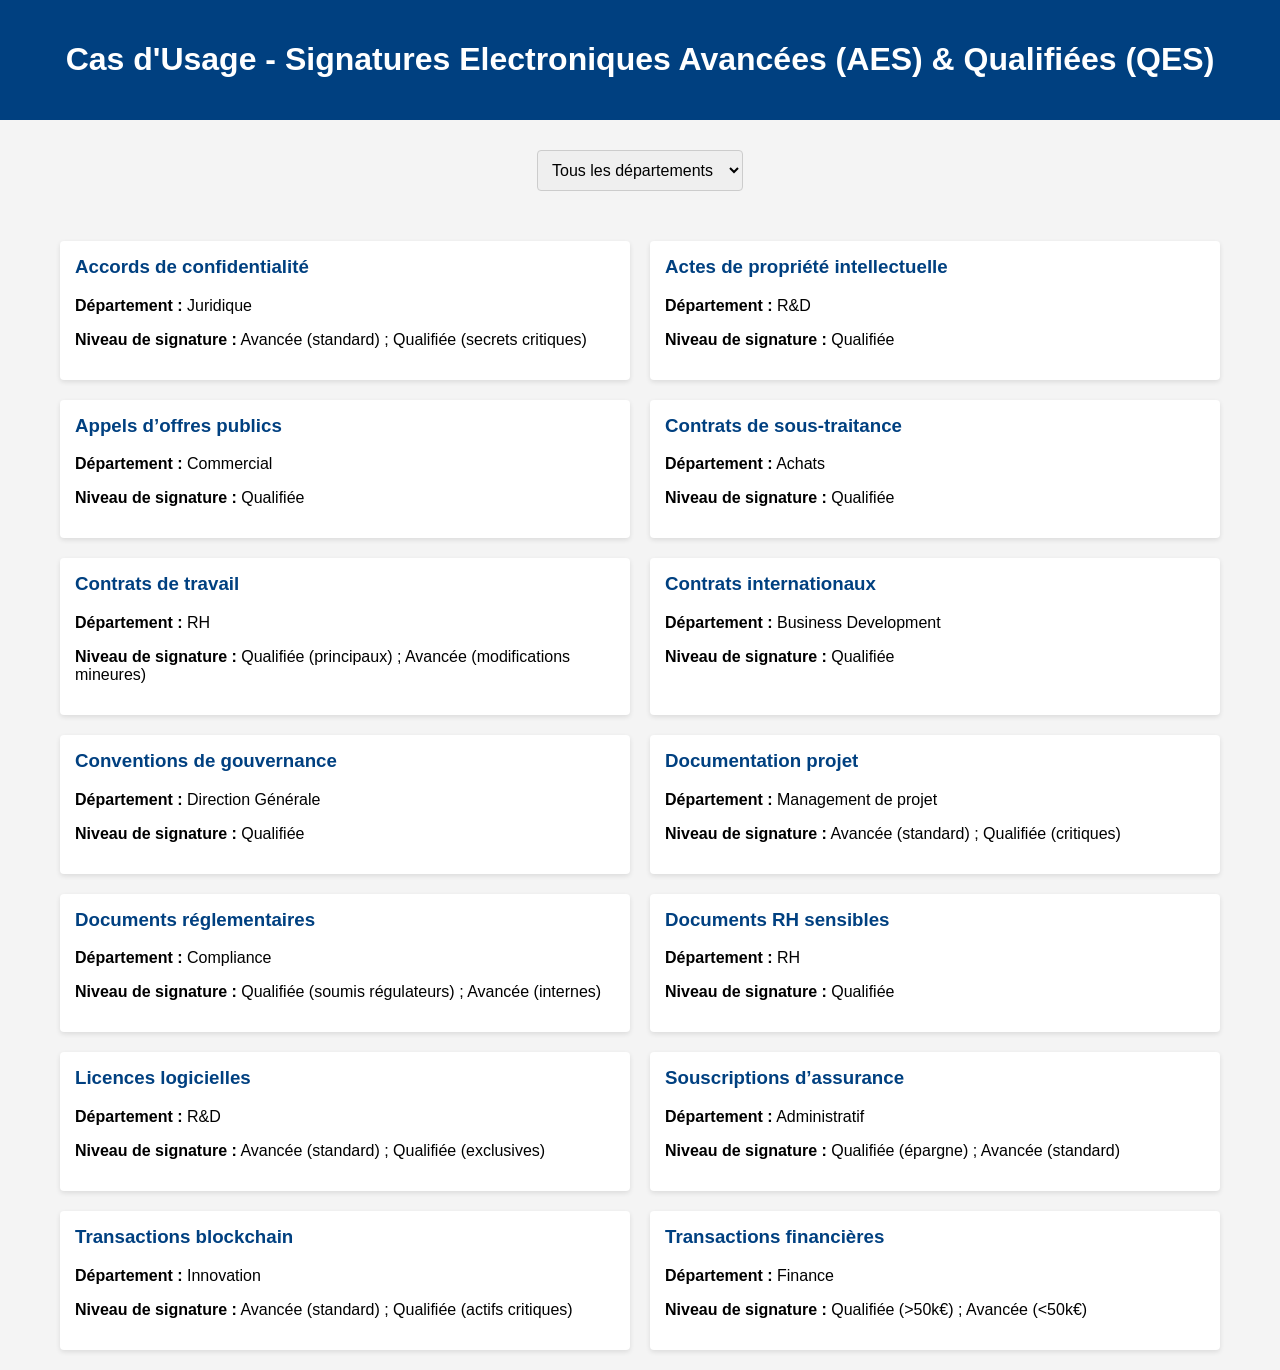
<file: index.html>
<!DOCTYPE html>
<html lang="fr">
<head>
  <meta charset="UTF-8" />
  <meta name="viewport" content="width=device-width, initial-scale=1" />
  <title>Cas d'Usage - Signatures Electroniques Avancées & Qualifiées.</title>
  
  <style>
    /* Style global */
    body {
      font-family: Arial, sans-serif;
      background: #f4f4f4;
      margin: 0;
      padding: 0;
    }
    
    header {
      background: #004080;
      color: #fff;
      padding: 20px;
      text-align: center;
    }
    
    /* Conteneur du filtre */
    #filters {
      display: flex;
      justify-content: center;
      align-items: center;
      flex-wrap: wrap;
      margin: 20px;
    }
    
    #filters select {
      margin: 10px;
      padding: 10px;
      border-radius: 4px;
      border: 1px solid #ccc;
      font-size: 16px;
      min-width: 200px;
    }
    
    /* Conteneur des cas d’usage */
    #casContainer {
      display: flex;
      flex-wrap: wrap;
      justify-content: center;
      max-width: 1200px;
      margin: 0 auto;
      padding: 10px;
    }
    
    /* Deux tuiles par ligne (sauf en mode mobile) */
    .case-card {
      background: #fff;
      width: 45%;               /* Deux tuiles par ligne */
      margin: 10px;
      padding: 15px;
      border-radius: 4px;
      box-shadow: 0 2px 5px rgba(0,0,0,0.1);
      cursor: pointer;
      transition: transform 0.2s;
    }
    
    .case-card:hover {
      transform: scale(1.03);
    }
    
    .case-card h3 {
      margin-top: 0;
      color: #004080;
    }
    
    /* Modal pour détails */
    .modal {
      position: fixed;
      top: 0;
      left: 0;
      width: 100%;
      height: 100%;
      background: rgba(0,0,0,0.5);
      display: flex;
      justify-content: center;
      align-items: center;
      z-index: 1000;
    }
    
    .modal.hidden {
      display: none;
    }
    
    .modal-content {
      background: #fff;
      padding: 20px;
      border-radius: 4px;
      width: 90%;
      max-width: 600px;
      max-height: 80%;
      overflow-y: auto;
      position: relative;
    }
    
    .modal-content p {
      margin: 10px 0;
    }
    
    .close {
      position: absolute;
      top: 10px;
      right: 20px;
      font-size: 24px;
      cursor: pointer;
      color: #004080;
    }
    
    /* Responsive : 1 tuile par ligne si largeur < 768px */
    @media (max-width: 768px) {
      .case-card {
        width: 90%;
      }
    }
  </style>
</head>

<body>
  <header>
    <h1>Cas d'Usage - Signatures Electroniques Avancées (AES) & Qualifiées (QES)</h1>
  </header>
  
  <!-- Filtre (si besoin) -->
  <div id="filters">
    <select id="departmentFilter">
      <option value="">Tous les départements</option>
    </select>
  </div>
  
  <!-- Conteneur des cas d’usage -->
  <div id="casContainer"></div>
  
  <!-- Modal pour la fiche détaillée -->
  <div id="modal" class="modal hidden">
    <div class="modal-content">
      <span class="close">&times;</span>
      <div id="modalDetails"></div>
    </div>
  </div>
  
  <script>
    document.addEventListener("DOMContentLoaded", function() {
      const casContainer = document.getElementById("casContainer");
      const departmentFilter = document.getElementById("departmentFilter");
      const modal = document.getElementById("modal");
      const modalDetails = document.getElementById("modalDetails");
      const closeModal = document.querySelector(".close");

      let data = [];

      // Chargement du fichier JSON
      fetch("cas_usages.json")
        .then(response => response.json())
        .then(jsonData => {
          data = jsonData;
          // Tri par ordre alphabétique
          data.sort((a, b) => {
            const nameA = a["Nom du cas d’usage"]?.toUpperCase() || "";
            const nameB = b["Nom du cas d’usage"]?.toUpperCase() || "";
            return nameA.localeCompare(nameB);
          });
          
          populateDepartmentFilter();
          displayCases(data);
        })
        .catch(error => {
          console.error("Erreur lors du chargement du JSON :", error);
        });

      // Remplir le filtre Département
      function populateDepartmentFilter() {
        const departments = new Set();
        data.forEach(item => {
          if (item["Département"]) {
            departments.add(item["Département"]);
          }
        });

        departments.forEach(dep => {
          const option = document.createElement("option");
          option.value = dep;
          option.textContent = dep;
          departmentFilter.appendChild(option);
        });
      }

      // Filtrage par Département
      departmentFilter.addEventListener("change", filterCases);
      function filterCases() {
        const selectedDept = departmentFilter.value;
        let filtered = data.filter(item => {
          return selectedDept ? item["Département"] === selectedDept : true;
        });

        // Tri alphabétique après filtrage
        filtered.sort((a, b) => {
          const nameA = a["Nom du cas d’usage"]?.toUpperCase() || "";
          const nameB = b["Nom du cas d’usage"]?.toUpperCase() || "";
          return nameA.localeCompare(nameB);
        });

        displayCases(filtered);
      }

      // Afficher les cas d'usage
      function displayCases(cases) {
        casContainer.innerHTML = "";
        cases.forEach(item => {
          const nomCas = item["Nom du cas d’usage"] || "Non spécifié";
          const departement = item["Département"] || "Non spécifié";
          const niveau = item["Niveau de signature recommandé"] || "Non spécifié";

          const card = document.createElement("div");
          card.className = "case-card";
          card.innerHTML = `
            <h3>${nomCas}</h3>
            <p><strong>Département :</strong> ${departement}</p>
            <p><strong>Niveau de signature :</strong> ${niveau}</p>
          `;
          card.addEventListener("click", function() {
            showModal(item);
          });
          casContainer.appendChild(card);
        });
      }

      // Modal
      function showModal(item) {
        modalDetails.innerHTML = "";
        for (const key in item) {
          const detail = document.createElement("p");
          detail.innerHTML = `<strong>${key} :</strong> ${item[key]}`;
          modalDetails.appendChild(detail);
        }
        modal.classList.remove("hidden");
      }

      closeModal.addEventListener("click", function() {
        modal.classList.add("hidden");
      });

      window.addEventListener("click", function(e) {
        if (e.target === modal) {
          modal.classList.add("hidden");
        }
      });
    });
  </script>
</body>
</html>
</file>
